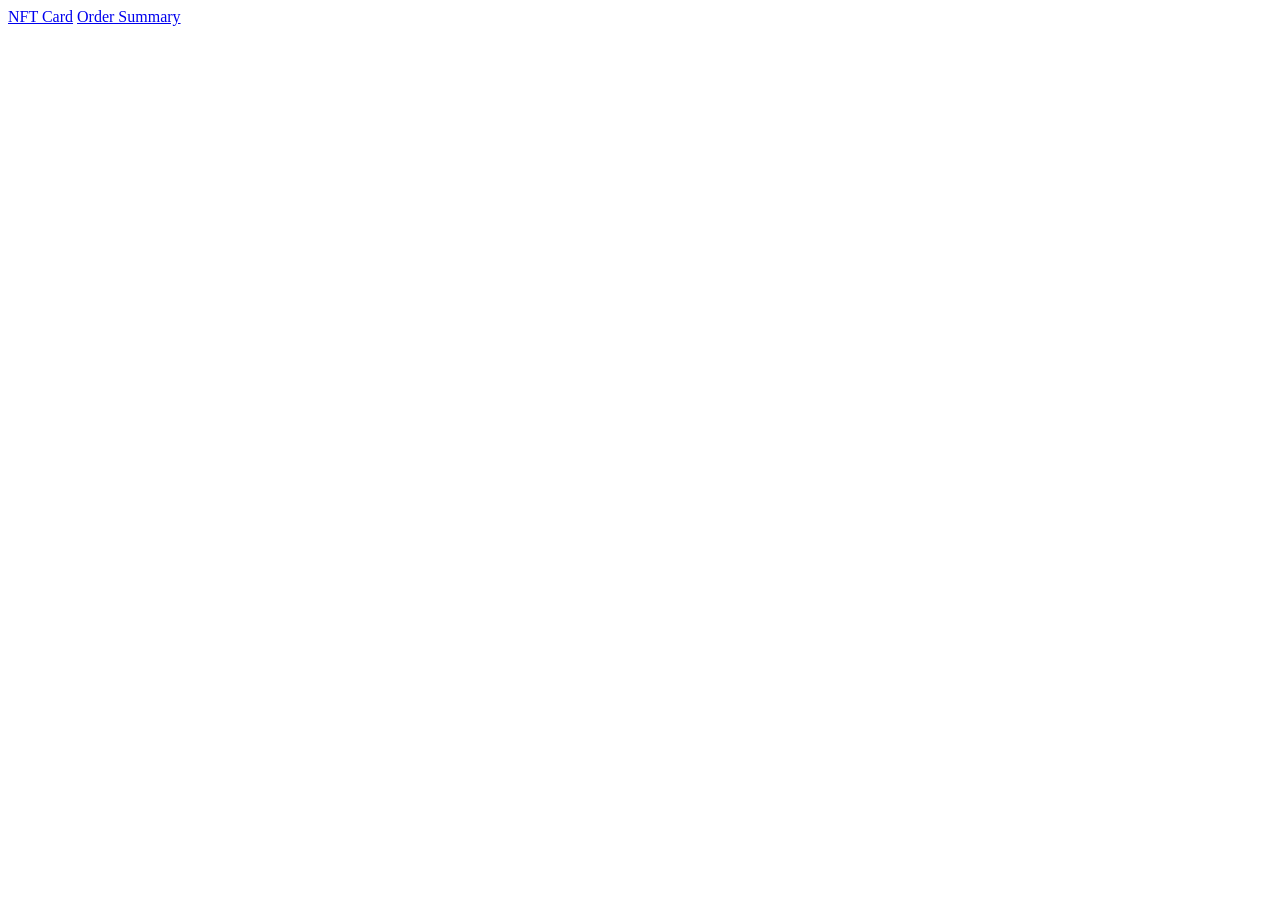
<file: index.html>
<!doctype html>
<html lang="en">
  <head>
    <meta charset="UTF-8" />
    <meta name="viewport" content="width=device-width, initial-scale=1.0" />
    <title>Document</title>
  </head>
  <body>
    <a href="projects/nft-preview-card-component-main/" target="_blank"
      >NFT Card</a
    >
    <a href="projects/order-summary-component-main/index.html" target="_blank"
      >Order Summary</a
    >
  </body>
</html>
</file>
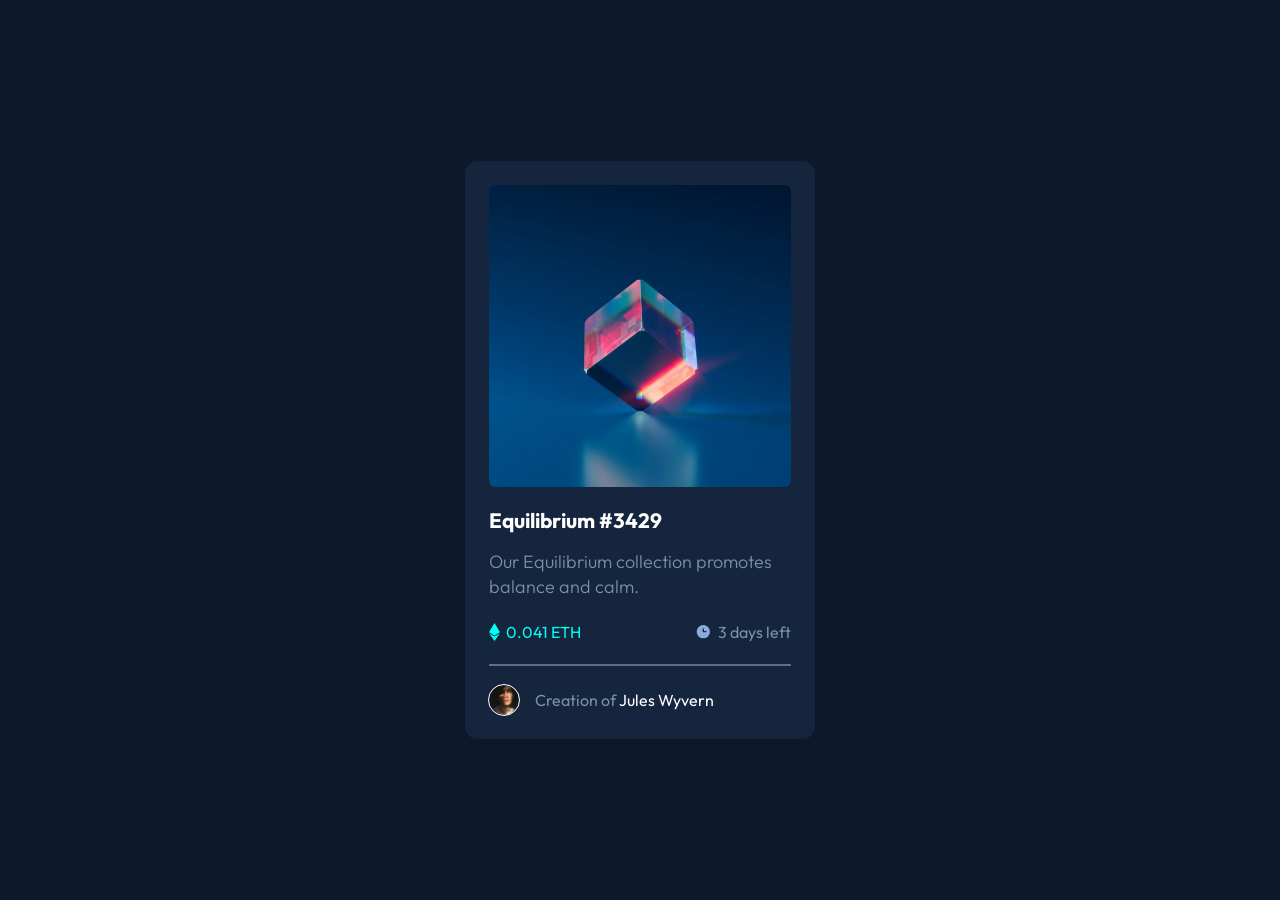
<file: nft-preview-card-component-main/index.html>
<!doctype html>
<html lang="en">
  <head>
    <meta charset="UTF-8" />
    <meta name="viewport" content="width=device-width, initial-scale=1.0" />
    <!-- displays site properly based on user's device -->

    <link
      rel="icon"
      type="image/png"
      sizes="32x32"
      href="./images/favicon-32x32.png"
    />

    <title>Frontend Mentor | NFT preview card component</title>
    <link rel="stylesheet" href="css/style.css" />
  </head>
  <body>
    <div class="container">
      <div class="card">
        <div class="img-container">
          <img class="main-img" src="images/image-equilibrium.jpg" alt="img" />
          <img class="view-img" src="images/icon-view.svg" alt="img">
        </div>
        <h3>Equilibrium #3429</h3>
        <p class="description">Our Equilibrium collection promotes balance and calm.</p>
        <div class="eth-time-container">
          <div class="eth">
            <img src="images/icon-ethereum.svg" alt="img" />
            <strong>0.041 ETH</strong>
          </div>
          <div class="time">
            <img src="images/icon-clock.svg" alt="img" />
            <strong> 3 days left</strong>
          </div>
        </div>
        <hr />
        <div class="card-footer">
          <img src="images/image-avatar.png" alt="img" />
          <p>Creation of <span>Jules Wyvern</span></p>
        </div>
      </div>
    </div>
  </body>
</html>
</file>
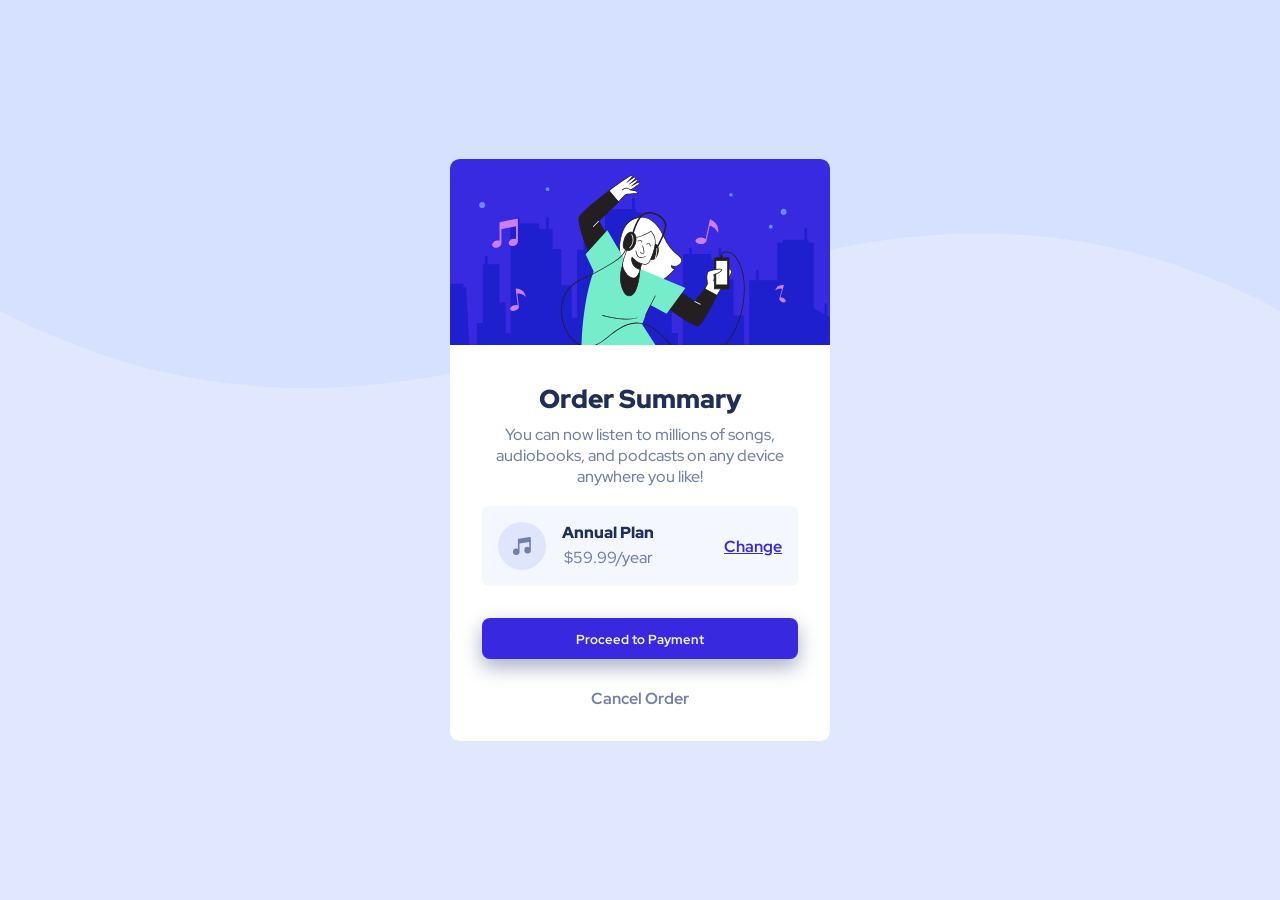
<file: projects/order-summary-component-main/index.html>
<!doctype html>
<html lang="en">
  <head>
    <meta charset="UTF-8" />
    <meta name="viewport" content="width=device-width, initial-scale=1.0" />
    <!-- displays site properly based on user's device -->

    <link
      rel="icon"
      type="image/png"
      sizes="32x32"
      href="./images/favicon-32x32.png"
    />

    <title>Frontend Mentor | Order summary card</title>
    <link rel="stylesheet" href="css/style.css" />
  </head>
  <body>
    <div class="container">
      <div class="card">
        <img class="hero-img" src="images/illustration-hero.svg" alt="hero img" />
        <div class="content-container">
          <h3>Order Summary</h3>
          <p class="description">
            You can now listen to millions of songs, audiobooks, and podcasts on
            any device anywhere you like!
          </p>
          <div class="plan-container">
            <div class="plan">
              <img src="images/icon-music.svg" alt="music image" />
              <div class="plan-content">
                <h5>Annual Plan</h5>
                <p>$59.99/year</p>
              </div>
            </div>
            <a href="#">Change</a>
          </div>
          <button>Proceed to Payment</button>
          <a class="cancel" href="#">Cancel Order</a>
        </div>
      </div>
    </div>
  </body>
</html>
</file>
<file: nft-preview-card-component-main/css/style.css>
@import url("https://fonts.googleapis.com/css2?family=Outfit:wght@100..900&display=swap");

:root {
  --Blue-500: hsl(215, 51%, 70%);
  --Cyan-400: hsl(178, 100%, 50%);
  --Blue-950: hsl(217, 54%, 11%);
  --Blue-900: hsl(216, 50%, 16%);
  --Blue-800: hsl(215, 32%, 27%);
  --White: hsl(0, 0%, 100%);
  --Blue-400: #798fab;
}
* {
  padding: 0;
  margin: 0;
  box-sizing: border-box;
  font-family: "Outfit", sans-serif;
  font-optical-sizing: auto;
  font-weight: 400;
  font-style: normal;
  color: var(--Blue-400);
}

.container {
  width: 100vw;
  min-height: 100vh;
  background-color: var(--Blue-950);
  display: flex;
  justify-content: center;
  align-items: center;
  .card {
    background-color: var(--Blue-900);
    max-width: 350px;
    padding: 1.5rem;
    border-radius: 0.8rem;
    .img-container {
      position: relative;
      &:hover {
        .view-img {
          display: block;
        }
        &::before {
          content: "";
          width: 100%;
          height: 99%;
          background-color: var(--Cyan-400);
          position: absolute;
          opacity: 0.5;
          border-radius: 0.4rem;
        }
      }

      .main-img {
        width: 100%;
        border-radius: 0.4rem;
      }
      .view-img {
        display: none;
        position: absolute;
        inset: 0;
        margin: auto;
        width: 40px;
        height: 40px;
      }
    }
    h3 {
      margin: 1rem 0;
      font-size: 1.3rem;
      color: var(--White);
      font-weight: 700;
      &:hover {
        color: var(--Cyan-400);
      }
    }
    .description {
      font-size: 18px;
      font-weight: 300;
      line-height: 1.4;
    }
    .eth-time-container {
      display: flex;
      justify-content: space-between;
      margin: 1.4rem 0;
      .eth,
      .time {
        display: flex;
        align-items: center;
        gap: 0.4rem;
      }
      .eth {
        img {
        }
        strong {
          color: var(--Cyan-400);
        }
      }
      .time {
        img {
        }
        strong {
        }
      }
    }
    hr {
      border: 0.4px solid var(--Blue-400);
      opacity: 0.7;
    }
    .card-footer {
      margin-top: 1.2rem;
      display: flex;
      align-items: center;
      gap: 1rem;
      img {
        width: 30px;
        height: 30px;
        object-fit: contain;
        outline: 1px solid var(--White);
        border-radius: 50%;
      }
      p {
        span {
          color: var(--White);
          &:hover {
            color: var(--Cyan-400);
          }
        }
      }
    }
  }
}
</file>
<file: projects/order-summary-component-main/css/style.css>
@import url("https://fonts.googleapis.com/css2?family=Red+Hat+Display:ital,wght@0,300..900;1,300..900&display=swap");
:root {
  --Blue-100: hsl(225, 100%, 94%);
  --Blue-700: hsl(245, 75%, 52%);
  --Blue-50: hsl(225, 100%, 98%);
  --Gray-600: hsl(224, 23%, 55%);
  --Blue-950: hsl(223, 47%, 23%);
  --White: #fff;
}
* {
  padding: 0;
  margin: 0;
  box-sizing: border-box;
  font-family: "Red Hat Display", sans-serif;
  font-optical-sizing: auto;
  font-weight: 500;
  font-style: normal;
}
p, .cancel {
  color: var(--Gray-600);
}
h3,
h5 {
  color: var(--Blue-950);
}
.container {
  width: 100vw;
  min-height: 100vh;
  background-color: var(--Blue-100);
  background-image: url("../images/pattern-background-mobile.svg");
  background-repeat: no-repeat;
  background-size: contain;
  display: flex;
  justify-content: center;
  align-items: center;
  padding: 1rem;
  @media (min-width: 768px) {
     background-image: url("../images/pattern-background-desktop.svg");
  }
  .card {
    width: 380px;
    background-color: var(--White);
    border-radius: 0.6rem;
    overflow: hidden;
    .hero-img {
      width: 100%;
    }
    .content-container {
      padding: 2rem;
      text-align: center;
      h3 {
        font-weight: 900;
        margin-bottom: 0.5rem;
        font-size: 1.6rem;
      }
      .description {
      }
      .plan-container {
        background-color: var(--Blue-50);
        display: flex;
        justify-content: space-between;
        padding: 1rem;
        margin: 1.2rem 0;
        align-items: center;
        border-radius: 0.4rem;
        .plan {
          display: flex;
          gap: 1rem;
          img {
          }
          .plan-content {
            h5 {
              font-weight: 900;
              font-size: 1rem;
              margin-bottom: 0.2rem;
            }
            p {
            }
          }
        }
        a {
          color: var(--Blue-700);
          font-weight: 700;
          &:hover{
            text-decoration: none;
            opacity: 0.8;
        }
        }
      }
      button {
        width: 100%;
        background: var(--Blue-700);
        color: var(--Blue-50);
        border: 0;
        padding: 0.7rem;
        border-radius: 0.5rem;
        font-weight: 700;
        box-shadow: 0 8px 20px #a7aec2;
        margin-top: 0.8rem;
        cursor: pointer;
        transition-duration: 0.5s;
        &:hover{
            opacity: 0.8;
        }
      }
      .cancel {
        text-decoration: none;
        font-weight: 700;
        margin-top: 1.8rem;
        display: block;
      }
    }
  }
}
</file>
